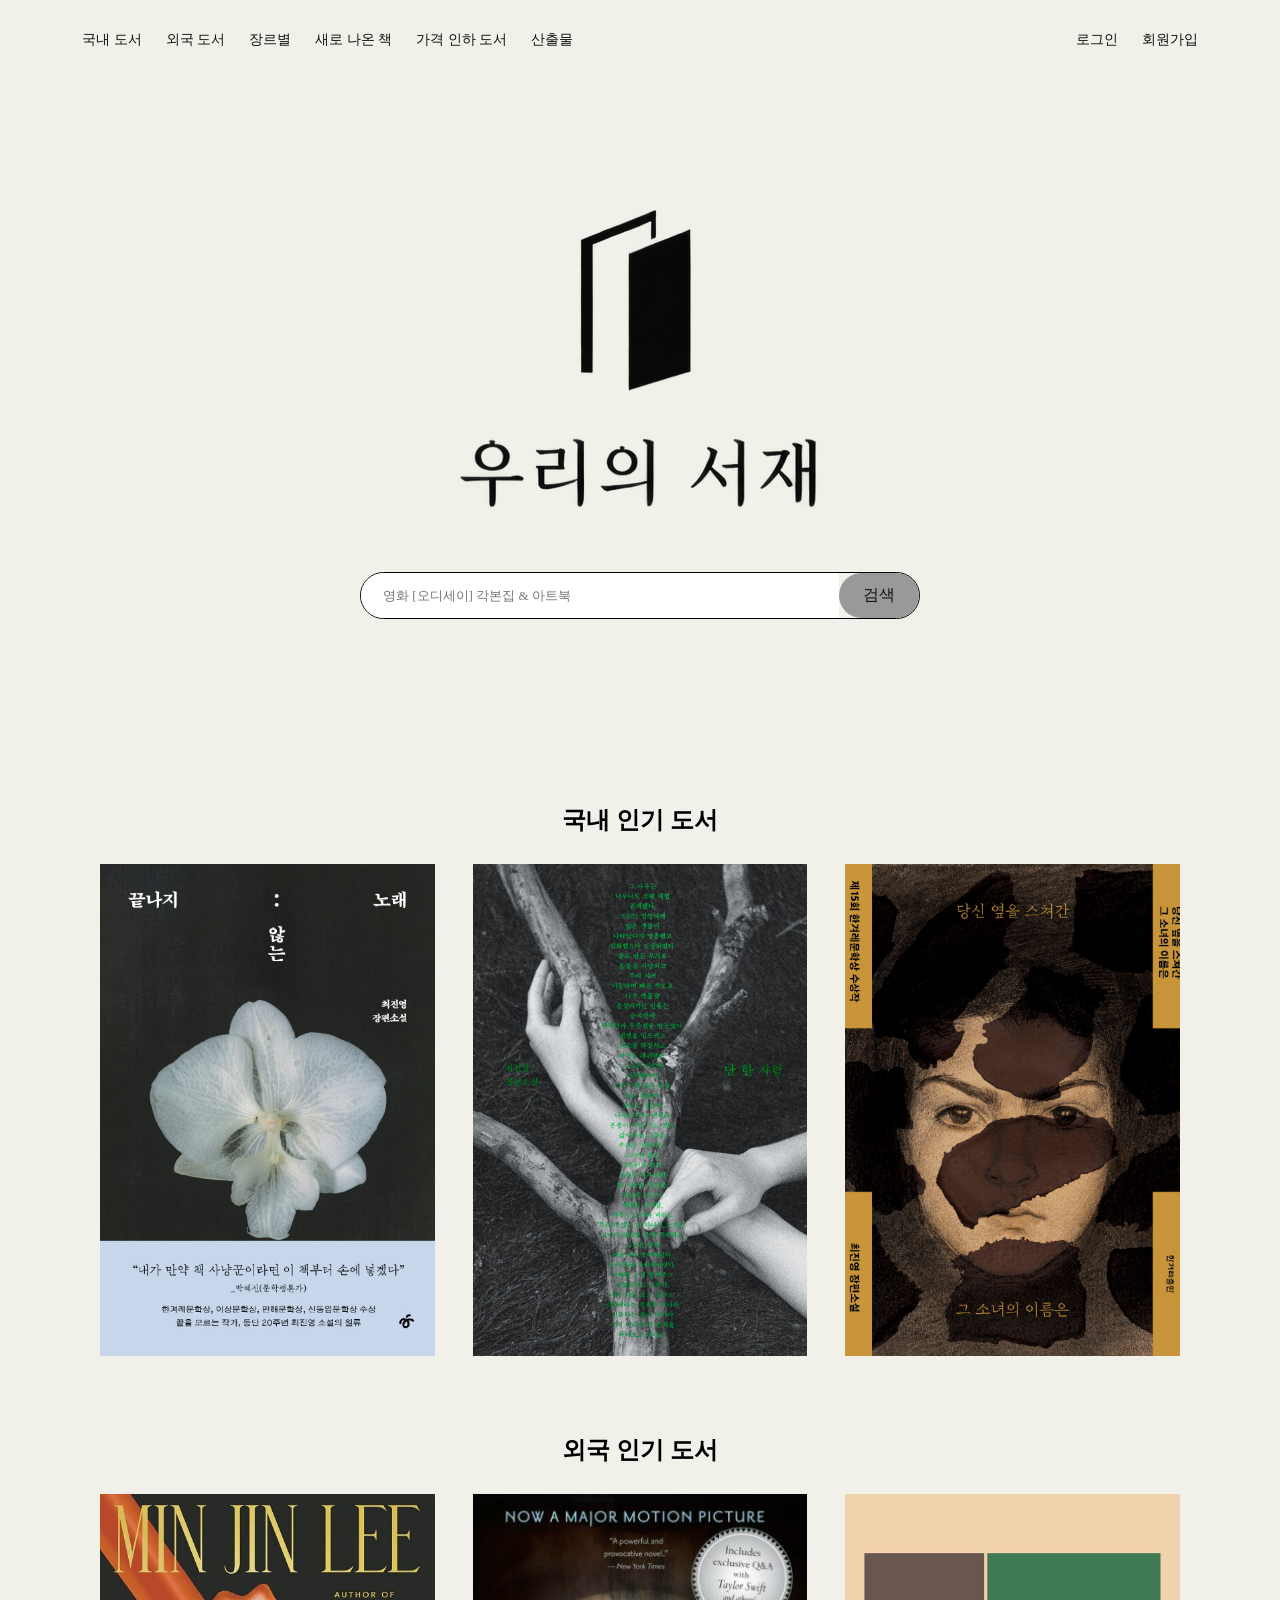
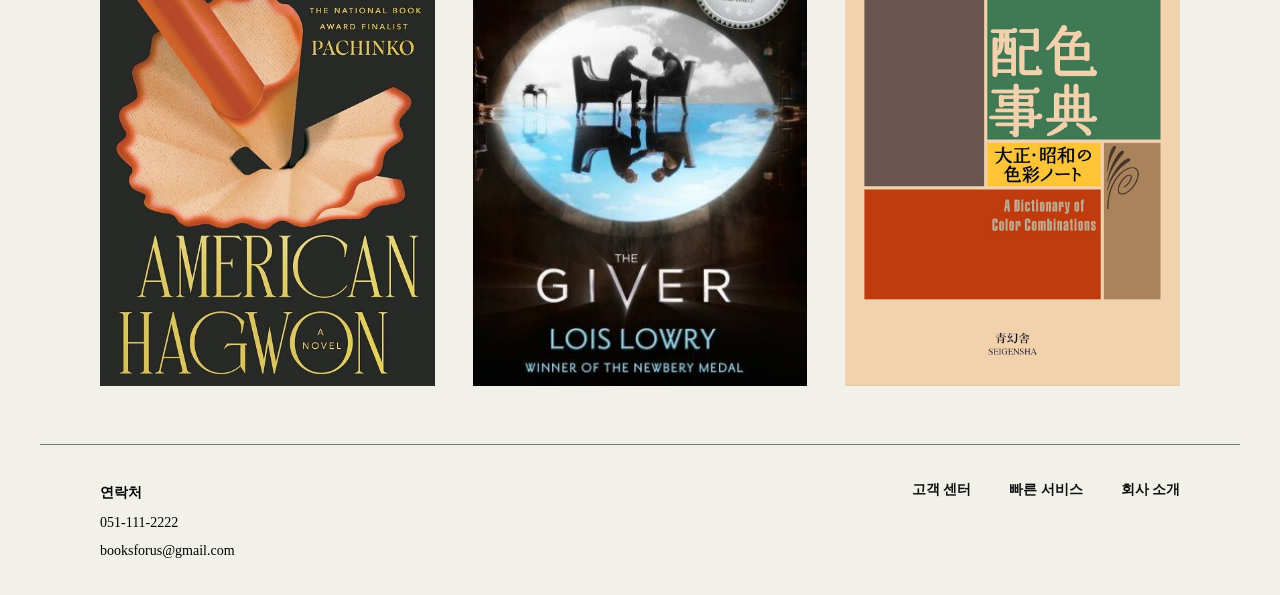
<file: bookstore.html>
<!DOCTYPE html>
<html lang="ko">
<head>
    <meta charset="UTF-8">
    <meta name="viewport" content="width=device-width, initial-scale=1.0">

    <title>우리의_서재</title>

    <link rel="stylesheet" href="bookstore_style.css">
</head>

<body>
    <header class="header">

        <div class="header-inner">

            <!-- 왼쪽 메뉴 -->
            <nav class="main-nav">
                <!-- 국내 도서 -->
                <div class="nav-item">
                    <a href="#">국내 도서</a>
                    <div class="sub-menu">
                        <div class="sub-column">
                            <a href="#">건강 취미</a>
                            <a href="#">경제 경영</a>
                            <a href="#">소설</a>
                            <a href="#">개발 도서</a>
                            <a href="#">과학</a>
                        </div>
                        <div class="sub-column">
                            <a href="#">건강 취미</a>
                            <a href="#">경제 경영</a>
                            <a href="#">소설</a>
                            <a href="#">개발 도서</a>
                            <a href="#">과학</a>
                        </div>
                        <div class="sub-column">
                            <a href="#">건강 취미</a>
                            <a href="#">경제 경영</a>
                            <a href="#">소설</a>
                            <a href="#">개발 도서</a>
                            <a href="#">과학</a>
                        </div>

                    </div>
                </div>


                <!-- 외국 도서 -->
                <div class="nav-item">
                    <a href="#">외국 도서</a>
                    <div class="sub-menu">
                        <div class="sub-column">
                            <a href="#">건강 취미</a>
                            <a href="#">경제 경영</a>
                            <a href="#">소설</a>
                            <a href="#">개발 도서</a>
                            <a href="#">과학</a>
                        </div>
                        <div class="sub-column">
                            <a href="#">건강 취미</a>
                            <a href="#">경제 경영</a>
                            <a href="#">소설</a>
                            <a href="#">개발 도서</a>
                            <a href="#">과학</a>
                        </div>
                        <div class="sub-column">
                            <a href="#">건강 취미</a>
                            <a href="#">경제 경영</a>
                            <a href="#">소설</a>
                            <a href="#">개발 도서</a>
                            <a href="#">과학</a>
                        </div>

                    </div>
                </div>


                <!-- 장르별 -->
                <div class="nav-item">
                    <a href="#">장르별</a>
                    <div class="sub-menu">
                        <div class="sub-column">
                            <a href="#">건강 취미</a>
                            <a href="#">경제 경영</a>
                            <a href="#">소설</a>
                            <a href="#">개발 도서</a>
                            <a href="#">과학</a>
                        </div>
                        <div class="sub-column">
                            <a href="#">건강 취미</a>
                            <a href="#">경제 경영</a>
                            <a href="#">소설</a>
                            <a href="#">개발 도서</a>
                            <a href="#">과학</a>
                        </div>
                        <div class="sub-column">
                            <a href="#">건강 취미</a>
                            <a href="#">경제 경영</a>
                            <a href="#">소설</a>
                            <a href="#">개발 도서</a>
                            <a href="#">과학</a>
                        </div>
                    </div>
                </div>


                <!-- 새로 나온 책 -->
                <div class="nav-item">
                    <a href="#">새로 나온 책</a>
                    <div class="sub-menu">
                        <div class="sub-column">
                            <a href="#">건강 취미</a>
                            <a href="#">경제 경영</a>
                            <a href="#">소설</a>
                            <a href="#">개발 도서</a>
                            <a href="#">과학</a>
                        </div>
                        <div class="sub-column">
                            <a href="#">건강 취미</a>
                            <a href="#">경제 경영</a>
                            <a href="#">소설</a>
                            <a href="#">개발 도서</a>
                            <a href="#">과학</a>
                        </div>
                        <div class="sub-column">
                            <a href="#">건강 취미</a>
                            <a href="#">경제 경영</a>
                            <a href="#">소설</a>
                            <a href="#">개발 도서</a>
                            <a href="#">과학</a>
                        </div>

                    </div>
                </div>

                <!-- 가격 인하 도서 -->
                <div class="nav-item">
                    <a href="#">가격 인하 도서</a>
                    <div class="sub-menu">
                        <div class="sub-column">
                            <a href="#">건강 취미</a>
                            <a href="#">경제 경영</a>
                            <a href="#">소설</a>
                            <a href="#">개발 도서</a>
                            <a href="#">과학</a>
                        </div>
                        <div class="sub-column">
                            <a href="#">건강 취미</a>
                            <a href="#">경제 경영</a>
                            <a href="#">소설</a>
                            <a href="#">개발 도서</a>
                            <a href="#">과학</a>
                        </div>
                        <div class="sub-column">
                            <a href="#">건강 취미</a>
                            <a href="#">경제 경영</a>
                            <a href="#">소설</a>
                            <a href="#">개발 도서</a>
                            <a href="#">과학</a>
                        </div>
                    </div>
                </div>
                <div class="nav-item">
                    <a href="frame.html">산출물</a>
                </div>
                
            </nav>


            <!-- 오른쪽 메뉴 -->
            <div class="member-nav">

                <a href="#">로그인</a>
                <a href="#">회원가입</a>

            </div>

        </div>

    </header>

    <main>
        <section class="hero">
            <h1><img src="images/book_logo.png" alt=""></h1>
            <!-- 검색창 -->
            <div class="search-box">
                <input type="text" placeholder="영화 [오디세이] 각본집 & 아트북">
                <button type="submit">검색</button>
            </div>

        </section>

        <!-- 국내 인기 도서 -->
        <section class="book-section">
            <h2>국내 인기 도서</h2>
            <div class="book-grid">
                <a href="bookstore_detail.html" class="book-card">
                    <img src="images/끝나지 않는 노래.jpg">
                </a>
                <a href="#" class="book-card">
                    <img src="images/단 한 사람.jpg">
                </a>
                <a href="#" class="book-card">
                    <img src="images/당신 옆을 지나간 그 소녀의 이름은.jpg">
                </a>
            </div>
        </section>

        <!-- 외국 인기 도서 -->
        <section class="book-section second">
            <h2>외국 인기 도서</h2>
            <div class="book-grid">
                <a href="#" class="book-card">
                    <img src="images/american.jpg">
                </a>
                <a href="#" class="book-card">
                    <img src="images/giver.jpg">
                </a>
                <a href="#" class="book-card">
                    <img src="images/japanese.jpg">
                </a>
            </div>
        </section>
    </main>

    <footer class="footer">
        <div class="footer-inner">
            <div class="contact">
                <p class="footer-title">연락처</p>
                <p>051-111-2222</p>
                <p>booksforus@gmail.com</p>
            </div>

            <nav class="footer-nav">
                <a href="#">고객 센터</a>
                <a href="#">빠른 서비스</a>
                <a href="#">회사 소개</a>
            </nav>
        </div>
    </footer>
</body>
</html>
</file>
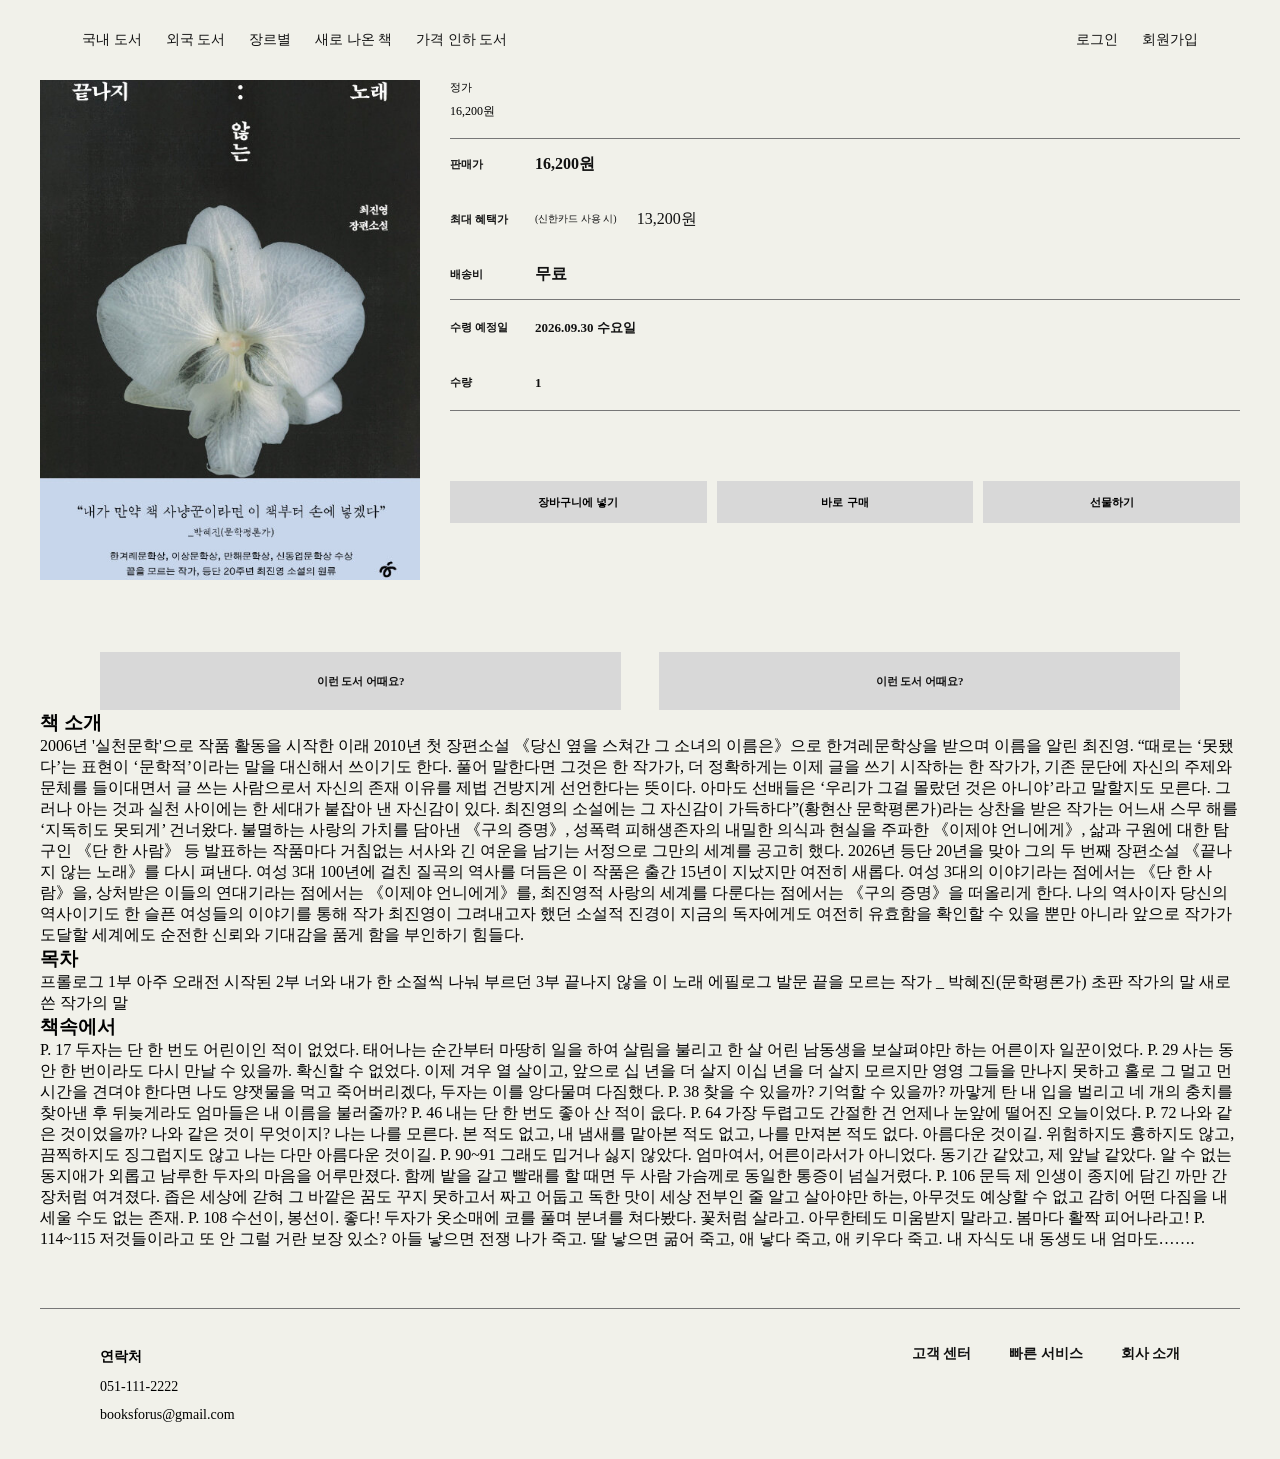
<file: bookstore_detail.html>
<!DOCTYPE html>
<html lang="en">
<head>
    <meta charset="UTF-8">
    <meta name="viewport" content="width=device-width, initial-scale=1.0">
    <title>우리의_서재_끝나지_않는_노래</title>

    <link rel="stylesheet" href="detail_style.css">
</head>

<body>
    <header class="header">

        <div class="header-inner">

            <!-- 왼쪽 메뉴 -->
            <nav class="main-nav">
                <!-- 국내 도서 -->
                <div class="nav-item">
                    <a href="#">국내 도서</a>
                    <div class="sub-menu">
                        <div class="sub-column">
                            <a href="#">건강 취미</a>
                            <a href="#">경제 경영</a>
                            <a href="#">소설</a>
                            <a href="#">개발 도서</a>
                            <a href="#">과학</a>
                        </div>
                        <div class="sub-column">
                            <a href="#">건강 취미</a>
                            <a href="#">경제 경영</a>
                            <a href="#">소설</a>
                            <a href="#">개발 도서</a>
                            <a href="#">과학</a>
                        </div>
                        <div class="sub-column">
                            <a href="#">건강 취미</a>
                            <a href="#">경제 경영</a>
                            <a href="#">소설</a>
                            <a href="#">개발 도서</a>
                            <a href="#">과학</a>
                        </div>

                    </div>
                </div>
                <!-- 외국 도서 -->
                <div class="nav-item">
                    <a href="#">외국 도서</a>
                    <div class="sub-menu">
                        <div class="sub-column">
                            <a href="#">건강 취미</a>
                            <a href="#">경제 경영</a>
                            <a href="#">소설</a>
                            <a href="#">개발 도서</a>
                            <a href="#">과학</a>
                        </div>
                        <div class="sub-column">
                            <a href="#">건강 취미</a>
                            <a href="#">경제 경영</a>
                            <a href="#">소설</a>
                            <a href="#">개발 도서</a>
                            <a href="#">과학</a>
                        </div>
                        <div class="sub-column">
                            <a href="#">건강 취미</a>
                            <a href="#">경제 경영</a>
                            <a href="#">소설</a>
                            <a href="#">개발 도서</a>
                            <a href="#">과학</a>
                        </div>

                    </div>
                </div>
                <!-- 장르별 -->
                <div class="nav-item">
                    <a href="#">장르별</a>
                    <div class="sub-menu">
                        <div class="sub-column">
                            <a href="#">건강 취미</a>
                            <a href="#">경제 경영</a>
                            <a href="#">소설</a>
                            <a href="#">개발 도서</a>
                            <a href="#">과학</a>
                        </div>
                        <div class="sub-column">
                            <a href="#">건강 취미</a>
                            <a href="#">경제 경영</a>
                            <a href="#">소설</a>
                            <a href="#">개발 도서</a>
                            <a href="#">과학</a>
                        </div>
                        <div class="sub-column">
                            <a href="#">건강 취미</a>
                            <a href="#">경제 경영</a>
                            <a href="#">소설</a>
                            <a href="#">개발 도서</a>
                            <a href="#">과학</a>
                        </div>
                    </div>
                </div>
                <!-- 새로 나온 책 -->
                <div class="nav-item">
                    <a href="#">새로 나온 책</a>
                    <div class="sub-menu">
                        <div class="sub-column">
                            <a href="#">건강 취미</a>
                            <a href="#">경제 경영</a>
                            <a href="#">소설</a>
                            <a href="#">개발 도서</a>
                            <a href="#">과학</a>
                        </div>
                        <div class="sub-column">
                            <a href="#">건강 취미</a>
                            <a href="#">경제 경영</a>
                            <a href="#">소설</a>
                            <a href="#">개발 도서</a>
                            <a href="#">과학</a>
                        </div>
                        <div class="sub-column">
                            <a href="#">건강 취미</a>
                            <a href="#">경제 경영</a>
                            <a href="#">소설</a>
                            <a href="#">개발 도서</a>
                            <a href="#">과학</a>
                        </div>

                    </div>
                </div>
                <!-- 가격 인하 도서 -->
                <div class="nav-item">
                    <a href="#">가격 인하 도서</a>
                    <div class="sub-menu">
                        <div class="sub-column">
                            <a href="#">건강 취미</a>
                            <a href="#">경제 경영</a>
                            <a href="#">소설</a>
                            <a href="#">개발 도서</a>
                            <a href="#">과학</a>
                        </div>
                        <div class="sub-column">
                            <a href="#">건강 취미</a>
                            <a href="#">경제 경영</a>
                            <a href="#">소설</a>
                            <a href="#">개발 도서</a>
                            <a href="#">과학</a>
                        </div>
                        <div class="sub-column">
                            <a href="#">건강 취미</a>
                            <a href="#">경제 경영</a>
                            <a href="#">소설</a>
                            <a href="#">개발 도서</a>
                            <a href="#">과학</a>
                        </div>

                    </div>
                </div>
            </nav>
            <!-- 오른쪽 메뉴 -->
            <div class="member-nav">

                <a href="#">로그인</a>
                <a href="#">회원가입</a>

            </div>
        </div>
    </header>
   <!-- 상품 정보 -->
    <section class="product-info">
        <!-- 표지 -->
        <div class="book-cover">
            <img src="images/끝나지 않는 노래.jpg" alt="끝나지 않는 노래 표지">
        </div>
        <!-- 구매 정보 -->
        <div class="purchase-info">
            <!-- 정가 -->
            <div class="original-price">
                <p>정가</p>
                <p>16,200원</p>
            </div>
            <!-- 가격 정보 -->
            <div class="price-info">
                <ul>
                    <li>
                        <a>판매가</a>
                        <a>16,200원</a>
                    </li>
                    <li>
                        <a>최대 혜택가</a>
                        <a>(신한카드 사용 시)</a>
                        <a>13,200원</a>
                    </li>
                    <li>
                        <a>배송비</a>
                        <a>무료</a>
                    </li>
                </ul>
            </div>

            <!-- 수령 예정일 / 수량 -->
            <div class="order-info">
                <ul>
                    <li>
                        <a>수령 예정일</a>
                        <a>2026.09.30 수요일</a>
                    </li>
                    <li>
                        <a>수량</a>
                        <a>1</a>
                    </li>
                </ul>
            </div>
            <!-- 구매 버튼 -->
            <div class="purchase-buttons">

                <button>장바구니에 넣기</button>
                <button>바로 구매</button>
                <button>선물하기</button>
            </div>
        </div>
    </section>

    <!-- 광고 -->
    <section class="recommend-banner">
        <a href="#">이런 도서 어때요?</a>
        <a href="#">이런 도서 어때요?</a>
    </section>

    <!-- 책 소개 -->
    <div>
        <h3>책 소개</h3>
        <p>
            2006년 '실천문학'으로 작품 활동을 시작한 이래 2010년 첫 장편소설 《당신 옆을 스쳐간 그 소녀의 이름은》으로 한겨레문학상을 받으며 이름을 알린 최진영. “때로는 ‘못됐다’는 표현이 ‘문학적’이라는 말을 대신해서 쓰이기도 한다. 풀어 말한다면 그것은 한 작가가, 더 정확하게는 이제 글을 쓰기 시작하는 한 작가가, 기존 문단에 자신의 주제와 문체를 들이대면서 글 쓰는 사람으로서 자신의 존재 이유를 제법 건방지게 선언한다는 뜻이다.
            아마도 선배들은 ‘우리가 그걸 몰랐던 것은 아니야’라고 말할지도 모른다. 그러나 아는 것과 실천 사이에는 한 세대가 붙잡아 낸 자신감이 있다. 최진영의 소설에는 그 자신감이 가득하다”(황현산 문학평론가)라는 상찬을 받은 작가는 어느새 스무 해를 ‘지독히도 못되게’ 건너왔다. 불멸하는 사랑의 가치를 담아낸 《구의 증명》, 성폭력 피해생존자의 내밀한 의식과 현실을 주파한 《이제야 언니에게》, 삶과 구원에 대한 탐구인 《단 한 사람》 등 발표하는 작품마다 거침없는 서사와 긴 여운을 남기는 서정으로 그만의 세계를 공고히 했다.
            2026년 등단 20년을 맞아 그의 두 번째 장편소설 《끝나지 않는 노래》를 다시 펴낸다. 여성 3대 100년에 걸친 질곡의 역사를 더듬은 이 작품은 출간 15년이 지났지만 여전히 새롭다. 여성 3대의 이야기라는 점에서는 《단 한 사람》을, 상처받은 이들의 연대기라는 점에서는 《이제야 언니에게》를, 최진영적 사랑의 세계를 다룬다는 점에서는 《구의 증명》을 떠올리게 한다.
            나의 역사이자 당신의 역사이기도 한 슬픈 여성들의 이야기를 통해 작가 최진영이 그려내고자 했던 소설적 진경이 지금의 독자에게도 여전히 유효함을 확인할 수 있을 뿐만 아니라 앞으로 작가가 도달할 세계에도 순전한 신뢰와 기대감을 품게 함을 부인하기 힘들다.
        </p>
    </div>

    <!-- 목차 -->
    <div>
        <h3>목차</h3>
        <p>
            프롤로그
            1부 아주 오래전 시작된
            2부 너와 내가 한 소절씩 나눠 부르던
            3부 끝나지 않을 이 노래
            에필로그

            발문 끝을 모르는 작가 _ 박혜진(문학평론가)

            초판 작가의 말
            새로 쓴 작가의 말
        </p>
    </div>

    <!-- 줄거리 -->
    <div>
        <h3>책속에서</h3>
        <p>
            P. 17 두자는 단 한 번도 어린이인 적이 없었다. 태어나는 순간부터 마땅히 일을 하여 살림을 불리고 한 살 어린 남동생을 보살펴야만 하는 어른이자 일꾼이었다.
            P. 29 사는 동안 한 번이라도 다시 만날 수 있을까. 확신할 수 없었다. 이제 겨우 열 살이고, 앞으로 십 년을 더 살지 이십 년을 더 살지 모르지만 영영 그들을 만나지 못하고 홀로 그 멀고 먼 시간을 견뎌야 한다면 나도 양잿물을 먹고 죽어버리겠다, 두자는 이를 앙다물며 다짐했다.
            P. 38 찾을 수 있을까? 기억할 수 있을까? 까맣게 탄 내 입을 벌리고 네 개의 충치를 찾아낸 후 뒤늦게라도 엄마들은 내 이름을 불러줄까?
            P. 46 내는 단 한 번도 좋아 산 적이 읎다.
            P. 64 가장 두렵고도 간절한 건 언제나 눈앞에 떨어진 오늘이었다.
            P. 72 나와 같은 것이었을까? 나와 같은 것이 무엇이지? 나는 나를 모른다. 본 적도 없고, 내 냄새를 맡아본 적도 없고, 나를 만져본 적도 없다. 아름다운 것이길. 위험하지도 흉하지도 않고, 끔찍하지도 징그럽지도 않고 나는 다만 아름다운 것이길.
            P. 90~91 그래도 밉거나 싫지 않았다. 엄마여서, 어른이라서가 아니었다. 동기간 같았고, 제 앞날 같았다. 알 수 없는 동지애가 외롭고 남루한 두자의 마음을 어루만졌다. 함께 밭을 갈고 빨래를 할 때면 두 사람 가슴께로 동일한 통증이 넘실거렸다.
            P. 106 문득 제 인생이 종지에 담긴 까만 간장처럼 여겨졌다. 좁은 세상에 갇혀 그 바깥은 꿈도 꾸지 못하고서 짜고 어둡고 독한 맛이 세상 전부인 줄 알고 살아야만 하는, 아무것도 예상할 수 없고 감히 어떤 다짐을 내세울 수도 없는 존재.
            P. 108 수선이, 봉선이. 좋다!
            두자가 옷소매에 코를 풀며 분녀를 쳐다봤다.
            꽃처럼 살라고. 아무한테도 미움받지 말라고. 봄마다 활짝 피어나라고!
            P. 114~115 저것들이라고 또 안 그럴 거란 보장 있소? 아들 낳으면 전쟁 나가 죽고. 딸 낳으면 굶어 죽고, 애 낳다 죽고, 애 키우다 죽고. 내 자식도 내 동생도 내 엄마도…….
        </p>
    </div>
    
    <footer class="footer">
        <div class="footer-inner">
            <div class="contact">
                <p class="footer-title">연락처</p>
                <p>051-111-2222</p>
                <p>booksforus@gmail.com</p>
            </div>

            <nav class="footer-nav">
                <a href="#">고객 센터</a>
                <a href="#">빠른 서비스</a>
                <a href="#">회사 소개</a>
            </nav>
        </div>
    </footer>
</body>
</html>
</file>
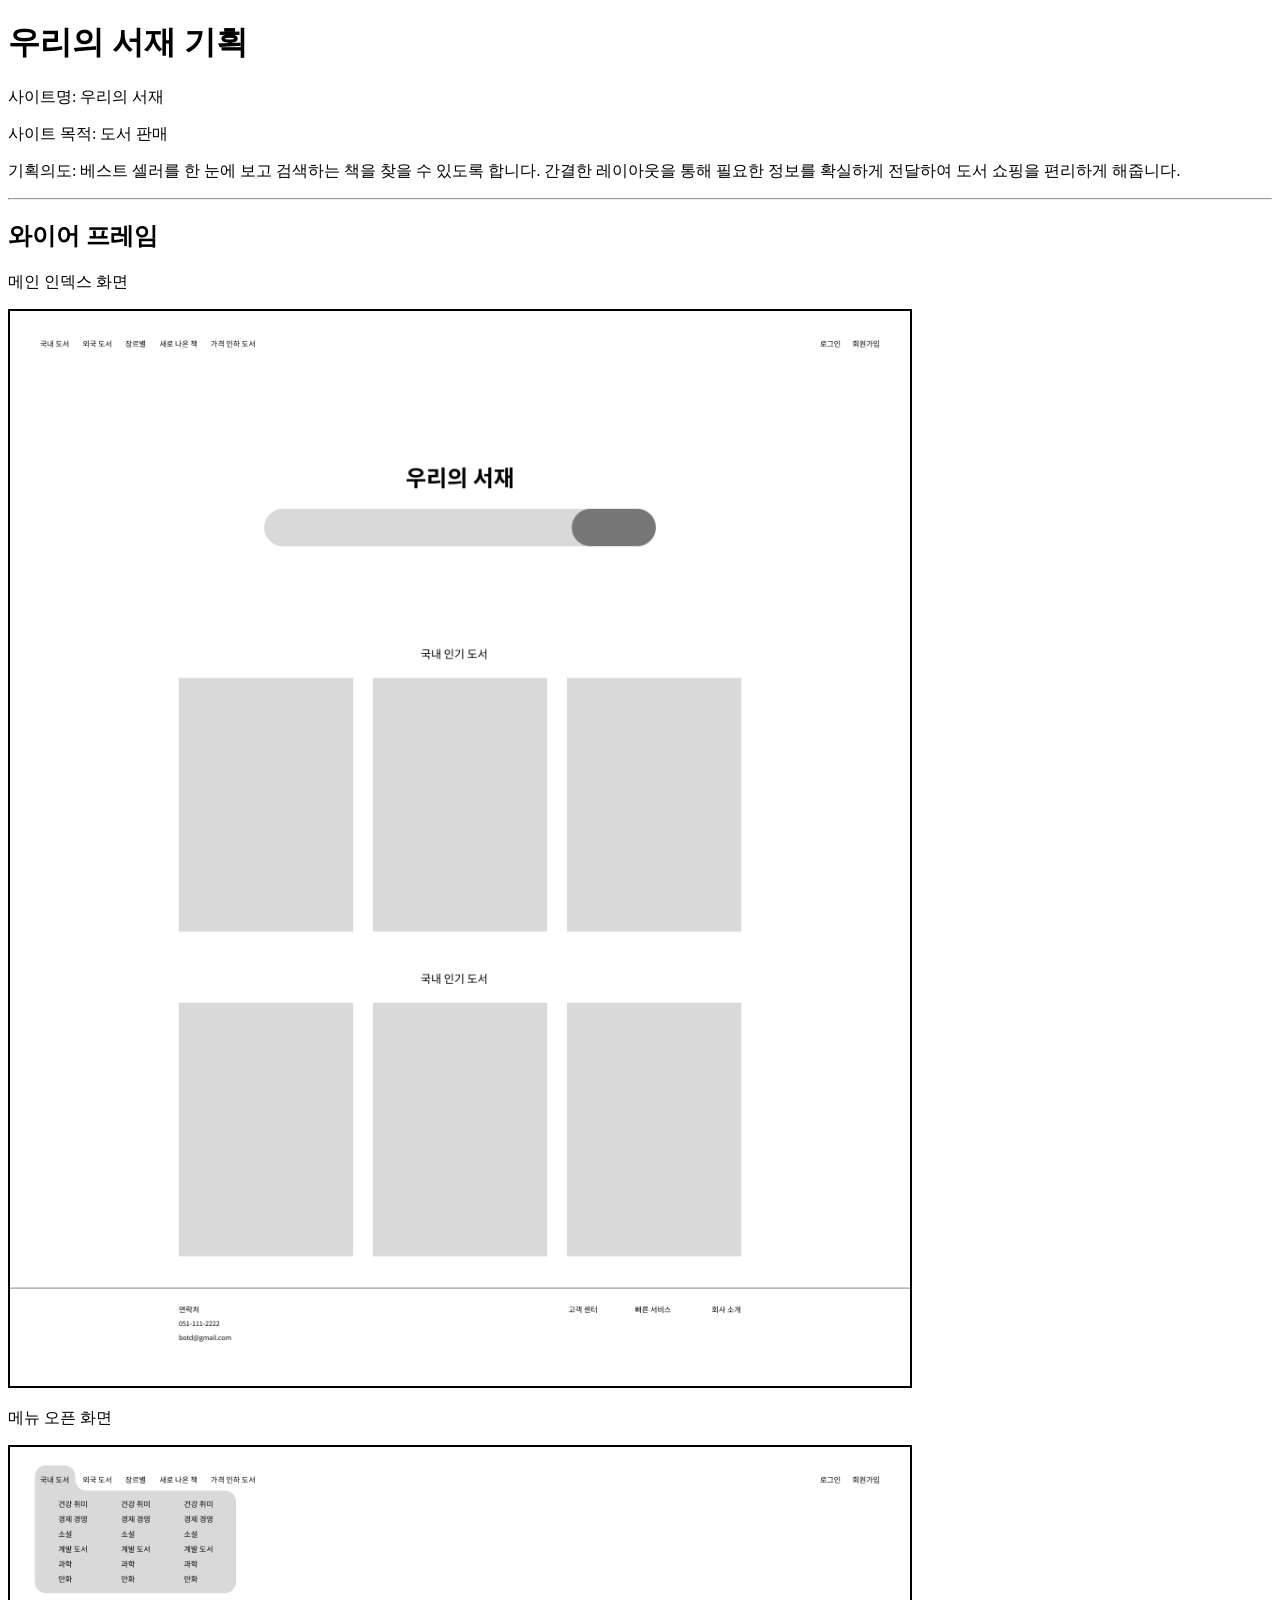
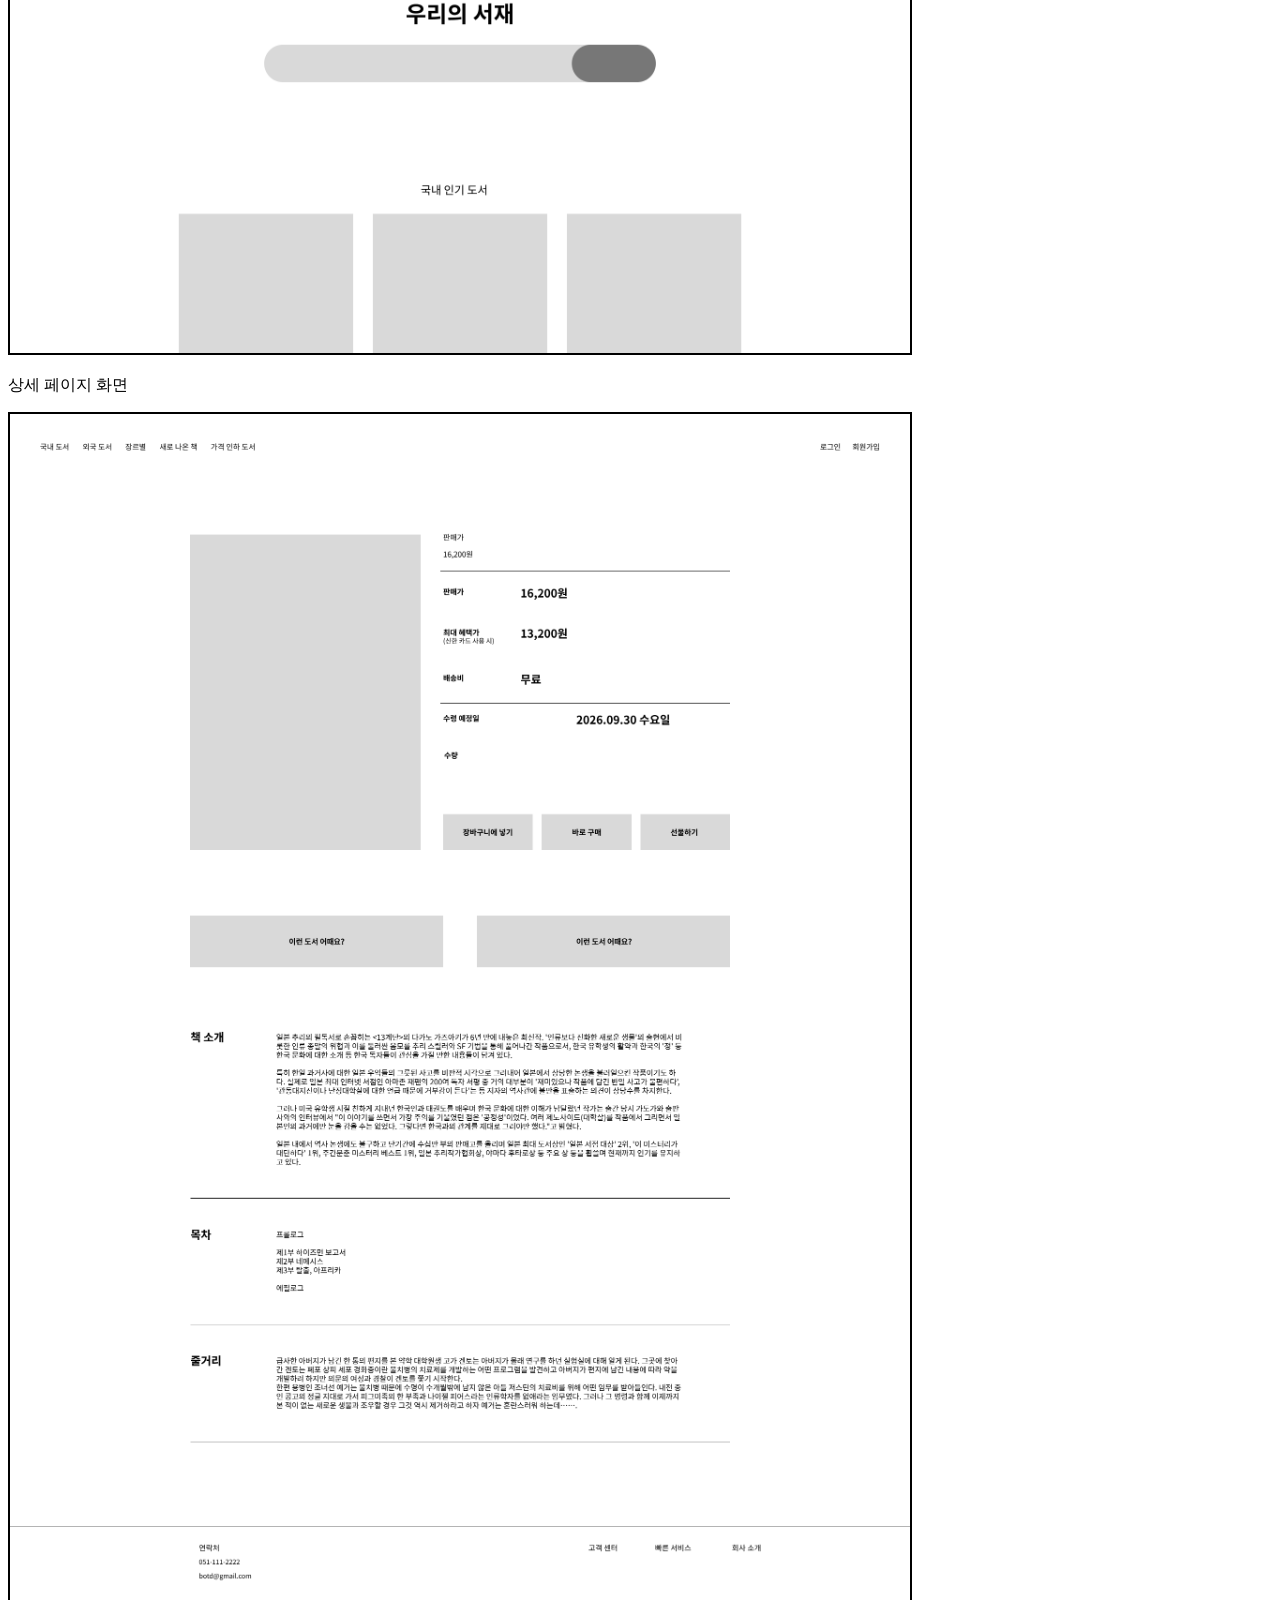
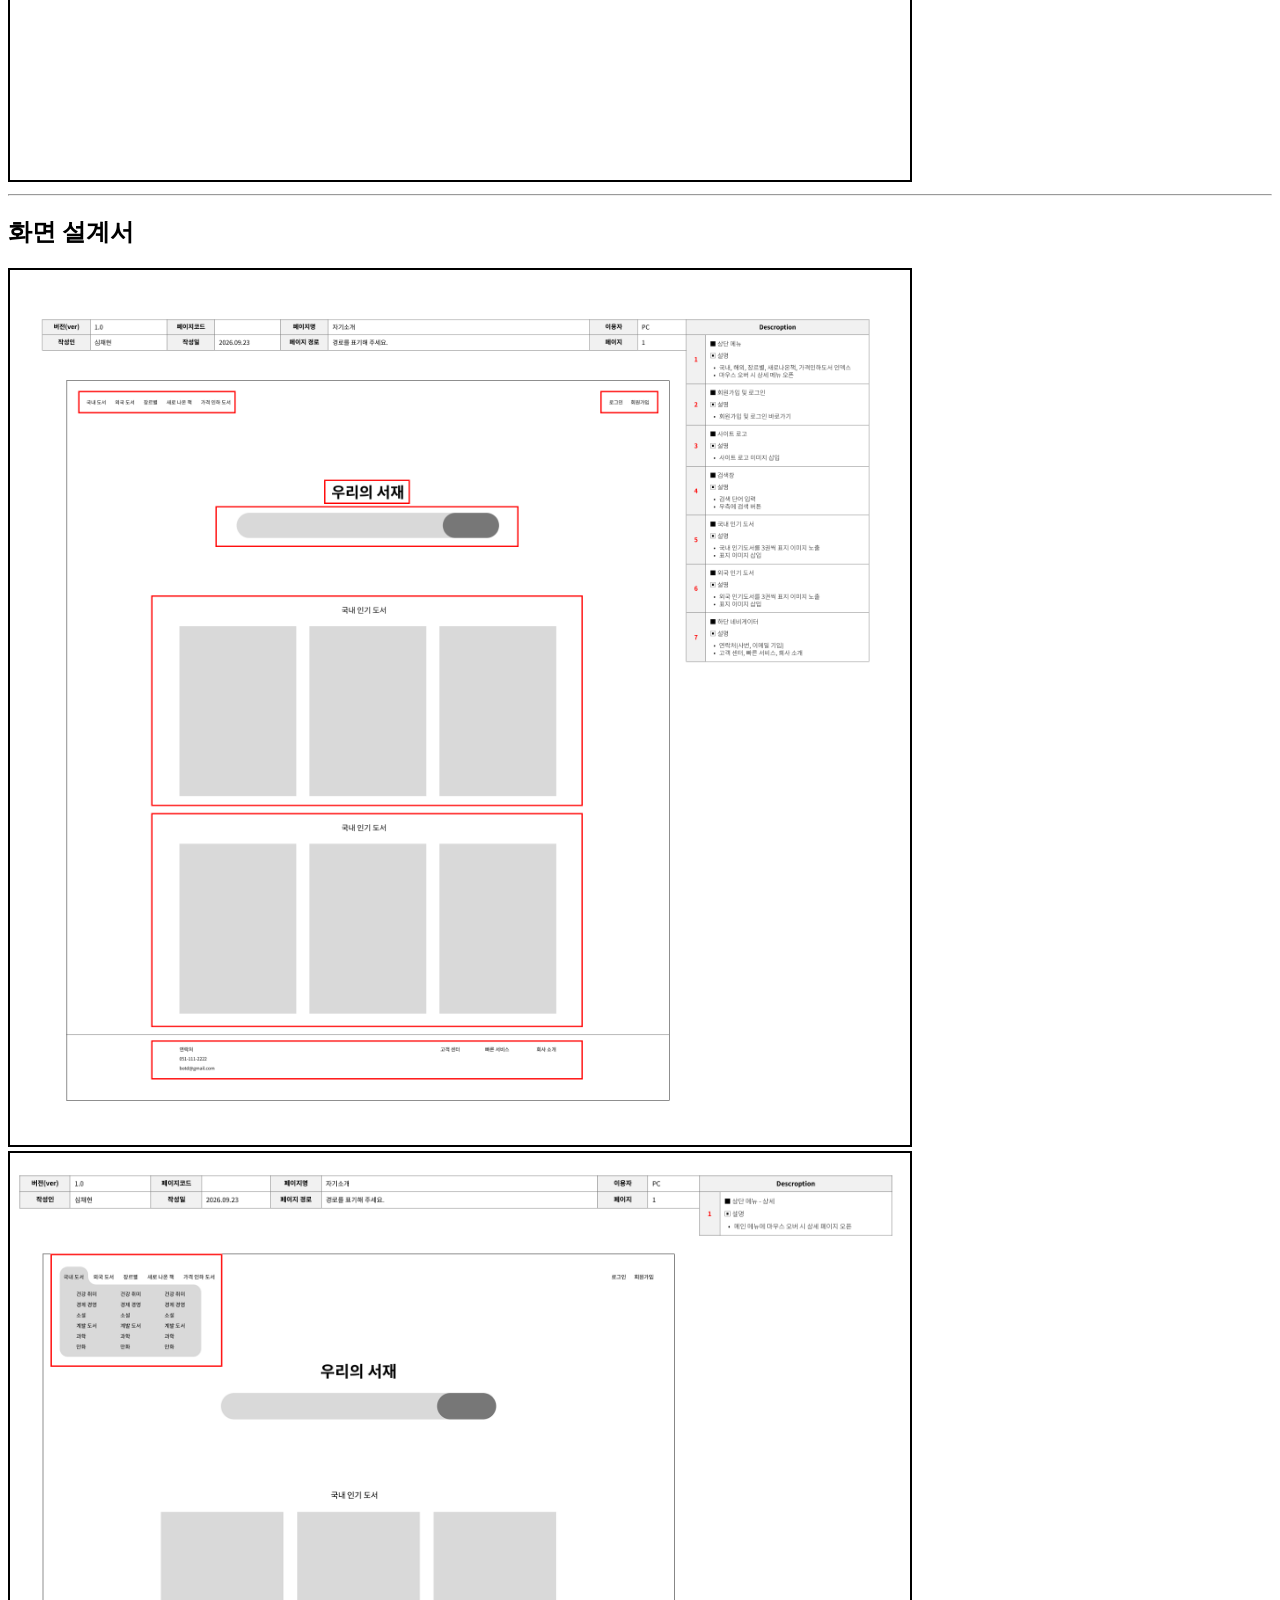
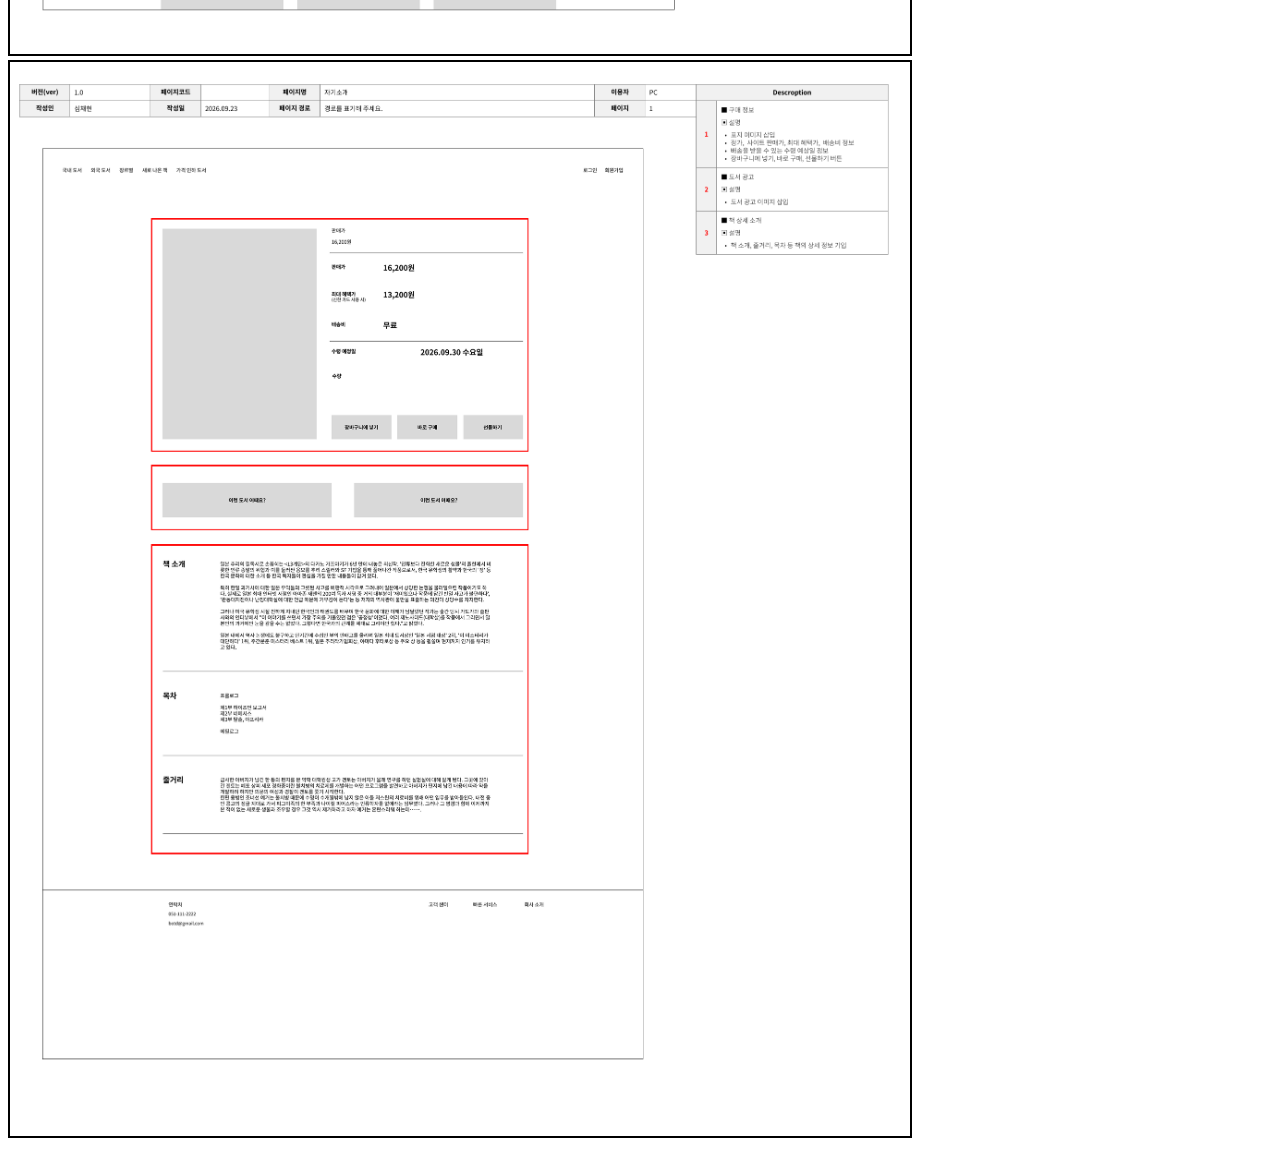
<file: frame.html>
<!DOCTYPE html>
<html lang="en">
<head>
    <meta charset="UTF-8">
    <meta name="viewport" content="width=device-width, initial-scale=1.0">
    <title>Document</title>
    <style>
        img{
            width: 900px;
            border: 2px solid black;
        }
    </style>
</head>
<body>

    <h1>우리의 서재 기획</h1>
    <p>사이트명: 우리의 서재
    <p>사이트 목적: 도서 판매</p>
    <p>기획의도: 베스트 셀러를 한 눈에 보고 검색하는 책을 찾을 수 있도록 합니다. 간결한 레이아웃을 통해 필요한 정보를 확실하게 전달하여 도서 쇼핑을 편리하게 해줍니다.</p>
    <hr>
        
    <div class="box">
        <h2>와이어 프레임</h2>
        <p>메인 인덱스 화면</p>
        <img src="images/wire/인트로 (메인 페이지).png">
        <p>메뉴 오픈 화면</p>
        <img src="images/wire/메뉴.png" alt="">
        <p>상세 페이지 화면</p>
        <img src="images/wire/상세.png" alt="">
        <hr>
        <h2>화면 설계서</h2>
        <img src="images/frame/Frame 1.png" alt="">
        <img src="images/frame/Frame 2.png" alt="">
        <img src="images/frame/Frame 3.png" alt="">
    </div>
    

</body>
</html>
</file>
<file: bookstore_style.css>
* {
    margin: 0;
    padding: 0;
    box-sizing: border-box;
}
body {
    width: 1200px;
    margin: 0 auto;
    background-color: rgb(241, 241, 234);
}
a{
    color: #111;
    text-decoration: none;
}
/* header */
.header {
    width: 100%;
    height: 80px;
}

.header-inner {
    width: 100%;
    height: 100%;
    padding: 0 42px;
    display: flex;
    align-items: center;
    justify-content: space-between;
}

/* 메뉴 */
.main-nav {
    display: flex;
    align-items: center;
    gap: 24px;
    height: 100%;
}
.nav-item {
    position: relative;
    height: 100%;
    display: flex;
    align-items: center;
}
.nav-item > a {
    font-size: 14px;
    white-space: nowrap;
    height: 100%;
    display: flex;
    align-items: center;
    text-decoration: none;
}
.sub-menu {
    position: absolute;
    left: 50%;
    top: 63px;
    width: 145px;
    padding: 12px 0;
    background-color: #999;
    display: flex;
    flex-direction: column;
    z-index: 100;
    /* 처음에는 숨김 */
    opacity: 0;
    visibility: hidden;
    transform: translate(-50%, -8px);
    transition:
        opacity 0.2s ease,
        transform 0.2s ease,
        visibility 0.2s ease;
}

.sub-menu a {
    display: block;
    padding: 9px 16px;
    font-size: 14px;
    white-space: nowrap;
}

/* 마우스 오버 */
.sub-menu {
    position: absolute;
    left: 0;
    top: 63px;
    width: 370px;
    height: 190px;
    padding: 15px 25px;
    background-color: #fff;
    border-radius: 0 0 20px 20px;
    display: grid;
    grid-template-columns: repeat(3, 1fr);
    column-gap: 25px;
    z-index: 100;
    opacity: 0;
    visibility: hidden;
    transform: translateY(-8px);
    transition:
        opacity 0.2s ease,
        transform 0.2s ease,
        visibility 0.2s ease;
}

.sub-column {
    display: flex;
    flex-direction: column;
    justify-content: flex-start;
}

.sub-column a {
    display: block;
    padding: 7px 0;
    font-size: 14px;
    line-height: 1.2;
    color: #111;
    white-space: nowrap;
}
.sub-column a:hover {
    text-decoration: underline;
}

.nav-item:hover .sub-menu {
    opacity: 1;
    visibility: visible;
    transform: translateY(0);

}

/* 회원가입 */
.member-nav {
    display: flex;
    align-items: center;
    gap: 24px;
}
.member-nav a {
    font-size: 14px;
    white-space: nowrap;
}

/* main */
main {
    width: 100%;
}
.hero {
    width: 1200px;
    margin: 100px auto 0;
    display: flex;
    flex-direction: column;
    align-items: center;
}
.hero h1 {
    font-size: 36px;
    font-weight: bold;
    letter-spacing: -1.5px;
    margin-bottom: 34px;
}

/* 검색 */
.search-box {
    width: 560px;
    height: 47px;
    border-radius: 30px;
    display: flex;
    align-items: center;
    overflow: hidden;
    border: 1px solid black;
    background-color: rgb(241, 241, 234);

}
.search-box input {
    flex: 1;
    height: 100%;
    padding: 0 22px;
    border: none;
    outline: none;
    font-family: inherit;
    font-size: 13px;
    color: #111;
}

.search-box input::placeholder {
    /* color: #999; */
}
.search-box button {
    width: 80px;
    height: 100%;
    border: none;
    background-color: #999;
    display: flex;
    align-items: center;
    justify-content: center;
    font-size: 16px;
    color: #111;
    border-radius: 30px;
}

/* 인기 도서 */
.book-section {
    width: 1080px;
    margin: 185px auto 0;
}
.book-section h2 {
    text-align: center;
    font-size: 24px;
    font-weight: bold;
    margin-bottom: 28px;
}
.book-grid {
    display: grid;
    grid-template-columns:
        repeat(3, 1fr);
    column-gap: 38px;
}
.book-card {
    width: 100%;
    display: block;
    overflow: hidden;
}
.book-card img {
    width: 100%;
    aspect-ratio: 0.68;
    display: block;
    object-fit: cover;
    object-position: center;
    transition: transform 0.3s ease;
}

/* 책에 마우스를 올렸을 때 */
.book-card:hover img {
    transform: scale(1.03);
}

.book-section.second {
    margin-top: 78px;
    font-weight: bold;
}

/* footer */
.footer {
    width: 100%;
    margin-top: 58px;
    border-top: 1px solid #777;
}

.footer-inner {
    width: 1080px;
    height: 150px;
    margin: 0 auto;
    padding-top: 34px;
    display: flex;
    justify-content: space-between;
    align-items: flex-start;
}

.contact {
    font-size: 14px;
    line-height: 200%;
}

.footer-title {
    margin-bottom: 2px;
    font-weight: bold;
}

.footer-nav {
    display: flex;
    gap: 38px;
    padding-top: 2px;
}
.footer-nav a {
    font-size: 14px;
    font-weight: bold;
}
</file>
<file: detail_style.css>
* {
    margin: 0;
    padding: 0;
    box-sizing: border-box;
}
body {
    width: 1200px;
    margin: 0 auto;
    background-color: rgb(241, 241, 234);
}
a{
    color: #111;
    text-decoration: none;
}
/* header */
.header {
    width: 100%;
    height: 80px;
}
.header-inner {
    width: 100%;
    height: 100%;
    padding: 0 42px;
    display: flex;
    align-items: center;
    justify-content: space-between;
}
/* 메뉴 */
.main-nav {
    display: flex;
    align-items: center;
    gap: 24px;
    height: 100%;
}
.nav-item {
    position: relative;
    height: 100%;
    display: flex;
    align-items: center;
}
.nav-item > a {
    font-size: 14px;
    white-space: nowrap;
    height: 100%;
    display: flex;
    align-items: center;
    text-decoration: none;
}
.sub-menu {
    position: absolute;
    left: 50%;
    top: 63px;
    width: 145px;
    padding: 12px 0;
    background-color: #999;
    display: flex;
    flex-direction: column;
    z-index: 100;
    /* 처음에는 숨김 */
    opacity: 0;
    visibility: hidden;
    transform: translate(-50%, -8px);
    transition:
        opacity 0.2s ease,
        transform 0.2s ease,
        visibility 0.2s ease;
}
.sub-menu a {
    display: block;
    padding: 9px 16px;
    font-size: 14px;
    white-space: nowrap;
}
/* 마우스 오버 */
.sub-menu {
    position: absolute;
    left: 0;
    top: 63px;
    width: 370px;
    height: 190px;
    padding: 15px 25px;
    background-color: #fff;
    border-radius: 0 0 20px 20px;
    display: grid;
    grid-template-columns: repeat(3, 1fr);
    column-gap: 25px;
    z-index: 100;
    opacity: 0;
    visibility: hidden;
    transform: translateY(-8px);
    transition:
        opacity 0.2s ease,
        transform 0.2s ease,
        visibility 0.2s ease;
}
.sub-column {
    display: flex;
    flex-direction: column;
    justify-content: flex-start;
}
.sub-column a {
    display: block;
    padding: 7px 0;
    font-size: 14px;
    line-height: 1.2;
    color: #111;
    white-space: nowrap;
}
.sub-column a:hover {
    text-decoration: underline;
}
.nav-item:hover .sub-menu {
    opacity: 1;
    visibility: visible;
    transform: translateY(0);
}
/* 회원가입 */
.member-nav {
    display: flex;
    align-items: center;
    gap: 24px;
}
.member-nav a {
    font-size: 14px;
    white-space: nowrap;
}

/* 상품정보 */
.product-info {
    width: 1200px;
    margin: 0 auto;
    display: grid;
    grid-template-columns: 380px 1fr;
    gap: 30px;
}

.book-cover {
    width: 380px;
    height: 500px;

    overflow: hidden;
}

.book-cover img {
    width: 100%;
    height: 100%;

    object-fit: cover;
}



/* ========================================
   구매 정보
======================================== */

.purchase-info {
    width: 100%;
}



/* ========================================
   정가
======================================== */

.original-price {
    padding-bottom: 18px;

    border-bottom: 1px solid #777;
}

.original-price p:first-child {
    font-size: 11px;
    margin-bottom: 8px;
}

.original-price p:last-child {
    font-size: 12px;
}



/* ========================================
   가격 정보
======================================== */

.price-info {
    border-bottom: 1px solid #777;
}

.price-info ul,
.order-info ul {
    list-style: none;
    padding: 0;
    margin: 0;
}

.price-info li {
    min-height: 50px;

    display: flex;
    align-items: center;
}

.price-info li a:first-child {
    width: 85px;

    font-size: 11px;
    font-weight: 600;
}

.price-info li a:nth-child(2) {
    font-size: 16px;
    font-weight: 700;
}

.price-info li:nth-child(2) {
    min-height: 60px;
}

.price-info li:nth-child(2) a:nth-child(2) {
    margin-right: 20px;

    font-size: 10px;
    font-weight: 400;
}



/* ========================================
   배송 / 수령 / 수량
======================================== */

.order-info {
    border-bottom: 1px solid #777;
}

.order-info li {
    min-height: 55px;

    display: flex;
    align-items: center;
}

.order-info li a:first-child {
    width: 85px;

    font-size: 11px;
    font-weight: 600;
}

.order-info li a:last-child {
    font-size: 13px;
    font-weight: 600;
}



/* ========================================
   구매 버튼
======================================== */

.purchase-buttons {
    display: grid;

    grid-template-columns: repeat(3, 1fr);

    gap: 10px;

    margin-top: 70px;
}

.purchase-buttons button {
    height: 42px;

    border: none;

    background-color: #d8d8d8;

    font-size: 11px;
    font-weight: 600;

    cursor: pointer;
}

.purchase-buttons button:hover {
    background-color: #ccc;
}



/* ========================================
   추천 도서
======================================== */

.recommend-banner {
    width: 1080px;

    margin: 72px auto 0;

    display: grid;

    grid-template-columns: 1fr 1fr;

    gap: 38px;
}

.recommend-banner a {
    height: 58px;

    background-color: #d8d8d8;

    display: flex;

    align-items: center;
    justify-content: center;

    font-size: 11px;
    font-weight: 600;
}



/* ========================================
   책 상세 내용
======================================== */

.book-detail {
    width: 1080px;

    margin: 70px auto 0;

    padding-bottom: 35px;

    display: grid;

    grid-template-columns: 95px 1fr;

    border-bottom: 1px solid #888;
}


.book-detail h3 {
    font-size: 16px;

    font-weight: 700;
}


.book-detail p {
    padding-right: 20px;

    font-size: 11px;

    line-height: 1.75;

    white-space: pre-line;

    word-break: keep-all;
}

/* footer */
.footer {
    width: 100%;
    margin-top: 58px;
    border-top: 1px solid #777;
}

.footer-inner {
    width: 1080px;
    height: 150px;
    margin: 0 auto;
    padding-top: 34px;
    display: flex;
    justify-content: space-between;
    align-items: flex-start;
}

.contact {
    font-size: 14px;
    line-height: 200%;
}

.footer-title {
    margin-bottom: 2px;
    font-weight: bold;
}

.footer-nav {
    display: flex;
    gap: 38px;
    padding-top: 2px;
}
.footer-nav a {
    font-size: 14px;
    font-weight: bold;
}
</file>
